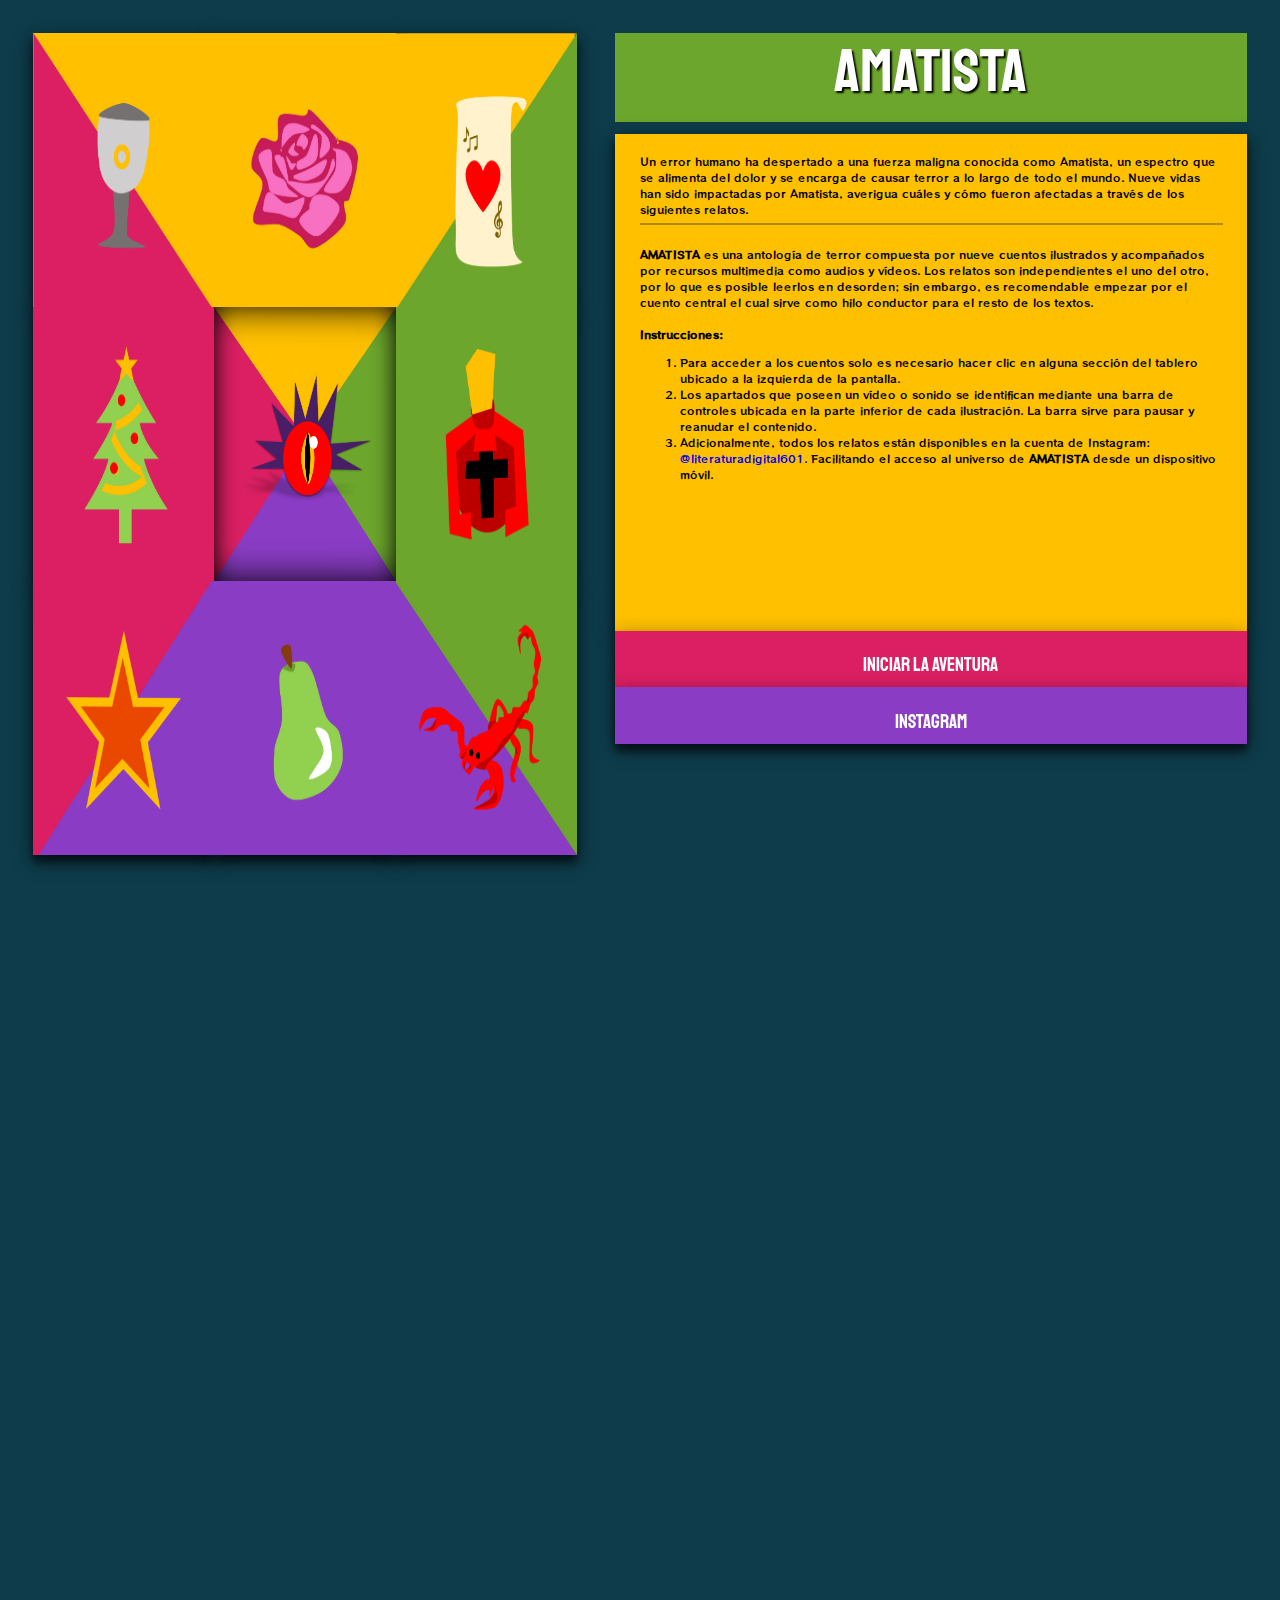
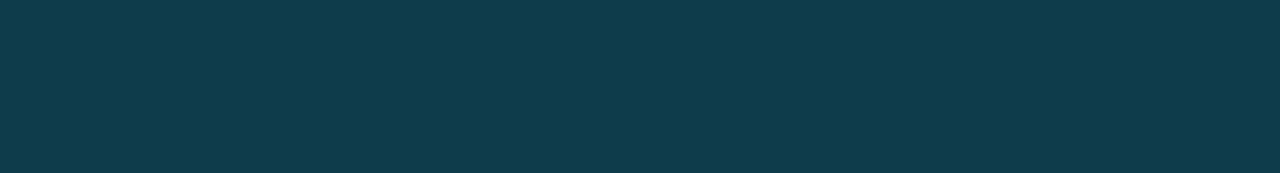
<file: Index.html>
<html>
	<header>
		<title>AMATISTA</title>
        <meta charset="UTF-8">
        <link rel="stylesheet" type="text/css" href="css.css" media="screen" />
        <link href="https://fonts.googleapis.com/css2?family=Denk+One&display=swap" rel="stylesheet">
        <link rel="preconnect" href="https://fonts.gstatic.com">
<link href="https://fonts.googleapis.com/css2?family=Staatliches&display=swap" rel="stylesheet">
<link rel="preconnect" href="https://fonts.gstatic.com">
<link href="https://fonts.googleapis.com/css2?family=RocknRoll+One&display=swap" rel="stylesheet">
        <STYLE>A {text-decoration: none;} </STYLE>
	</header>
	<body>


<div class="square053">

<div class="squaredentro">
    <div class="contenedor">
        <a href="botella.html" >
            <img src=botella3.png   width="100%" height="100%"/>
            <img class="top" src=botella.png   width="100%" height="100%">  </a>
            </a>
    </div>
</div>
<div class="squaredentro2">
    <div class="contenedor">
        <a href="cuento1.html" >
            <img src=rosa3.png   width="100%" height="100%"/>
            <img class="top" src=rosa.png   width="100%" height="100%">  </a>
            </a> 
    </div>
</div>
<div class="squaredentro">
    <div class="contenedor">
        <a href="musico.html" >
            <img src=musico3.png   width="100%" height="100%"/>
            <img class="top" src=musico.png   width="100%" height="100%">  </a>
            </a>
    </div>
</div>
<div class="squaredentro2">
    <div class="contenedor">
        <a href="pino.html" >
            <img src=pino3.png   width="100%" height="100%"/>
            <img class="top" src=pino.png   width="100%" height="100%">  </a>
            </a>
    </div>
</div>
<div class="squaredentro">
    <div class="contenedor">
        <a href="campana.html" >
            <img src=campana2.png   width="100%" height="100%"/>
            <img class="top" src=campana.png   width="100%" height="100%">  </a>
            </a>
    </div>
</div>
<div class="squaredentro2">
    <div class="contenedor">
        <a href="camaron.html" >
            <img src=camaron3.png   width="100%" height="100%"/>
            <img class="top" src=camaron.png   width="100%" height="100%">  </a>
            </a> 
    </div>
</div>
<div class="squaredentro">
    <div class="contenedor">
        <a href="estrella.html" >
            <img src=estrella3.png   width="100%" height="100%"/>
            <img class="top" src=estrella.png   width="100%" height="100%">  </a>
            </a>
    </div>
</div>
<div class="squaredentro2">
   <div class="contenedor">
    <a href="pera.html" >
        <img src=pera3.png   width="100%" height="100%"/>
        <img class="top" src=pera.png   width="100%" height="100%">  </a>
    </div>
</div>
<div class="squaredentro">
     <div class="contenedor">
    <a href="alacran.html" >
        <img src=alacran3.png   width="100%" height="100%"/>
        <img class="top" src=alacran.png   width="100%" height="100%">  </a>
        </a>
        
</div>
</div></div>
<div class="titulo">AMATISTA</div>
<div class="instrucciones">

    Un error humano ha despertado a una fuerza maligna conocida como Amatista, un espectro que se alimenta del dolor y se encarga de causar terror a lo largo de todo el mundo. Nueve vidas han sido impactadas por Amatista, averigua cuáles y cómo fueron afectadas a través de los siguientes relatos.

    <hr width=100% color="#B48900">
<br>
    <b>AMATISTA</b> es una antología de terror compuesta por nueve cuentos ilustrados y acompañados por recursos multimedia como audios y vídeos. Los relatos son independientes el uno del otro, por lo que es posible leerlos en desorden; sin embargo, es recomendable empezar por el cuento central el cual sirve como hilo conductor para el resto de los textos.

   <br> <br>  <b>Instrucciones: </b>
   <ol>
    <li>Para acceder a los cuentos solo es necesario hacer clic en alguna sección del tablero ubicado a la izquierda de la pantalla.
    </li>
    <li>Los apartados que poseen un vídeo o sonido se identifican mediante una barra de controles ubicada en la parte inferior de cada ilustración. La barra sirve para pausar y reanudar el contenido.
    </li>
    <li>Adicionalmente, todos los relatos están disponibles en la cuenta de Instagram: <a href="https://www.instagram.com/literaturadigital601/"target="_blank">@literaturadigital601.</a> Facilitando el acceso al universo de <b>AMATISTA</b> desde un dispositivo móvil.
    </li>
</ol>

</div> 
<a class="clic"  href="campana.html">INICIAR LA AVENTURA</a>
<a class="clic5"  href="https://www.instagram.com/literaturadigital601/"target="_blank">INSTAGRAM</a>



<div class="button1"></div>
</body>
</html>
</file>
<file: css.css>
body{
    background-color: rgb(14, 60, 75);
    

}
.square052{
    width: 100%;
    height: 15%;
    background-color: rgb(14, 60, 75);
    font-family: 'Spartan', sans-serif;
    color: white;
    font-size: 300%;
    text-align: center;
    padding-top: 5%;
    padding-right: 0%;
    padding-left: 0%;
    margin-left: 0%;
    font-family: 'Denk One', sans-serif;
    float: left;
    
}

.square053{
    width: 43%; 
    height: 93%;
    background-color: rgb(14, 60, 75);
    float: left;
    margin-top: 2%;
    margin-left: 2%;
    margin-bottom: 2%;
    margin-right: 0%;
}

.square053cuentos{
    width: 43%; 
    height: 93%;
    background-color: rgb(14, 60, 75);
    float: left;
    margin-top: 2%;
    margin-left: 6%;
    margin-bottom: 2%;
    margin-right: 0%;
}

.square054titulo{
    height: 10%;
    width: 44%;
    float: left;
    margin-left: 1%;
    margin-top: 2%;
    text-shadow: 2px 2px 2px rgb(0, 0, 0);
    background-color: #6CA62C;
    font-family: 'Staatliches', cursive;
    text-align: center;
    font-size: 380%;
    color:  rgb(255, 255, 255);
}


.square054{
    width: 44%; 
    height: 93%;
    margin-left: 3%;
    background-color: rgb(14, 60, 75);
    float: left;
    margin-top: 2%;
    margin-left: 1%;
    margin-bottom: 2%;
    overflow-y: scroll;
    box-shadow: 0 7px 8px 0 rgba(0, 0, 0, 0.561), 0 6px 20px 0 rgba(0, 0, 0, 0.486);
}

.squaredentroalt{
    width: 66.66%; 
    height: 66.66%;
    background-color: rgb(191, 103, 103) ;box-shadow: 0 7px 8px 0 rgba(0, 0, 0, 0.561), 0 6px 20px 0 rgba(0, 0, 0, 0.486);
    float: left;
    transition:all 0.5s;
    
}



.squaredentro{
    width: 33.33%; 
    height: 33.33%;
    background-color: rgb(191, 103, 103) ;box-shadow: 0 7px 8px 0 rgba(0, 0, 0, 0.561), 0 6px 20px 0 rgba(0, 0, 0, 0.486);
    float: left;
    transition:all 0.5s;
    
}

.squaredentro2{
    width: 33.33%; 
    height: 33.33%;
    background-color: rgb(248, 10, 10);;box-shadow: 0 7px 8px 0 rgba(0, 0, 0, 0.561), 0 6px 20px 0 rgba(0, 0, 0, 0.486);
    float: left;
    transition:all 0.5s;
    

}

.squaredentro:hover{
    width: 33.33%; 
    height: 33.33%;
    background-color: rgb(191, 103, 103) ;box-shadow: 0 7px 8px 0 rgba(0, 0, 0, 0.561), 0 6px 20px 0 rgba(0, 0, 0, 0.486);
    float: left;
    transition:all 0.5s;
    cursor: pointer;

}

.squaredentro2:hover{
    width: 33.33%; 
    height: 33.33%;
    background-color: rgb(248, 10, 10);;box-shadow: 0 7px 8px 0 rgba(0, 0, 0, 0.561), 0 6px 20px 0 rgba(0, 0, 0, 0.486);
    float: left;
    transition:all 0.5s;
      cursor: pointer;
}

.contenedor {
    position: relative;
    height: 100%;
    width: 100%;
    float: left;
    cursor: pointer;
  }

  .contenedor {
    position: relative;
    height: 100%;
    width: 100%;
    float: left;
    cursor: pointer;
  }
  
  .contenedor img {
    position: absolute;
    left: 0;
    transition: opacity 0.7s ease-in-out;
  }
  
  .contenedor img.top:hover {
    opacity: 0;
  }

  .contenedor2 {
    position: relative;
    height: 100%;
    width: 100%;
    float: left;
    cursor: pointer;
  }
  
  .contenedor2 img {
    position: absolute;
    left: 0;
    transition: opacity 0.7s ease-in-out;
  }
  
  .contenedor2 img.top:hover {
    opacity: 0;
  }

  .titulo{
    height: 10%;
    width: 50%;
    float: left;
    margin-left: 3%;
    margin-top: 2%;
    text-shadow: 2px 2px 2px rgb(0, 0, 0);
    background-color: #6CA62C;
    font-family: 'Staatliches', cursive;
    text-align: center;
    font-size: 380%;
    color:  rgb(255, 255, 255);
    
  }

  .instrucciones{
    height: 54%;
    width: 46%;
    float: left;
    margin-left: 3%;
    font-family: 'RocknRoll One', sans-serif;
    font-size: 70%;
    color: black;
    padding-left: 2%;
    padding-right: 2%;
    padding-top: 1.5%;
    margin-top: 1%;
    background-color: #FFC000;
    box-shadow: 0 7px 8px 0 rgba(0, 0, 0, 0.561), 0 6px 20px 0 rgba(0, 0, 0, 0.486);
    overflow-y: scroll;
  }

  .button1{
    height: 100%;
    width: 100%;
    align-content:  center;
    font-family: 'Denk One', sans-serif;
    color: white;
    background-color: rgb(14, 60, 75);
    border-color: transparent;
    font-size: 180%;
    transition:all 0.5s;
    margin: 0%;
  
}

.button10{
    height: 100%;
    width: 100%;
    align-content:  center;
    font-family: 'Denk One', sans-serif;
    color: white;
    background-color: rgb(14, 60, 75);
    border-color: transparent;
    font-size: 180%;
    transition:all 0.5s;
    margin: 0%;
  
}



.clic{
    height: 5%;
    width: 50%;
    background-color: #DB1F62;
    font-family: 'Staatliches', cursive;
    text-align: center;
    font-size: 120%;
    color: rgb(255, 255, 255);box-shadow: 0 7px 8px 0 rgba(0, 0, 0, 0.561), 0 6px 20px 0 rgba(0, 0, 0, 0.486);
    padding-right: 0%;
    padding-top: 1%;
    float: left;
    margin-left: 3%;
    align-content: center;
    transition:all 0.5s;
}

.clic:hover{
    height: 5%;
    width: 50%;
    background-color: #ffffff ;
    font-family: 'Staatliches', cursive;
    color: rgb(0, 0, 0);
    float: left;
    text-align: center;
    padding-right: 0%;
    padding-top: 1%;
    margin-left: 3%;
    transition:all 0.5s;
    cursor: pointer;
}


.clic5{
    height: 5%;
    width: 50%;
    background-color: #8A3CC4;
    font-family: 'Staatliches', cursive;
    text-align: center;
    font-size: 120%;
    color: rgb(255, 255, 255);box-shadow: 0 7px 8px 0 rgba(0, 0, 0, 0.561), 0 6px 20px 0 rgba(0, 0, 0, 0.486);
    padding-right: 0%;
    padding-top: 1%;
    float: left;
    margin-left: 3%;
    align-content: center;
    transition:all 0.5s;
}

.clic5:hover{
    height: 5%;
    width: 50%;
    background-color: #ffffff ;
    font-family: 'Staatliches', cursive;
    color: rgb(0, 0, 0);
    float: left;
    text-align: center;
    padding-right: 0%;
    padding-top: 1%;
    margin-left: 3%;
    transition:all 0.5s;
    cursor: pointer;
}


.clic2{
    height: 5%;
    width: 88%;
    background-color: #6CA62C;
    text-shadow: 2px 2px 2px rgb(0, 0, 0);
    font-family: 'Staatliches', cursive;
    font-size: 170%;
    color: rgb(255, 255, 255);box-shadow: 0 7px 8px 0 rgba(0, 0, 0, 0.561), 0 6px 20px 0 rgba(0, 0, 0, 0.486);
   text-align: center;
    padding-right: 0%;
    padding-top: 1%;
    float: left;
    margin-left: 6%;
    margin-top: 3%;
    align-content: center;
    transition:all 0.5s;
}

.clic2:hover{
    height: 5%;
    width: 88%;
    background-color: #FFC000;
    text-shadow: 2px 2px 2px rgb(0, 0, 0);
    font-family: 'Staatliches', cursive;
    font-size: 170%;
    color: #ffffff;
    float: left;
    padding-right: 0%;
    padding-top: 1%;
    margin-left: 06%;
    transition:all 0.5s;
    cursor: pointer;
}

.clic14{
    height: 5%;
    width: 50%;
    margin-top: 1%;
    background-color: #DB1F62;
    font-family: 'Staatliches', cursive;
    text-align: center;
    font-size: 120%;
    color: rgb(255, 255, 255);box-shadow: 0 7px 8px 0 rgba(0, 0, 0, 0.561), 0 6px 20px 0 rgba(0, 0, 0, 0.486);
    float: left;
    align-content: center;
    transition:all 0.5s;
    padding-top: 1%;
}

.clic14:hover{
    height: 5%;
    width: 50%;
    margin-top: 1%;
    background-color: #ffffff ;
    font-family: 'Staatliches', cursive;
    color: rgb(0, 0, 0);
    float: left;
    text-align: center;
    transition:all 0.5s;
    cursor: pointer;
    padding-top: 1%;
}

.clic15{
    height: 5%;
    width: 50%;
    margin-top: 1%;
    background-color: #8A3CC4;
    font-family: 'Staatliches', cursive;
    text-align: center;
    font-size: 120%;
    color: rgb(255, 255, 255);box-shadow: 0 7px 8px 0 rgba(0, 0, 0, 0.561), 0 6px 20px 0 rgba(0, 0, 0, 0.486);
    float: left;
    align-content: center;
    transition:all 0.5s;
    padding-top: 1%;
}

.clic15:hover{
    height: 5%;
    width: 50%;
    margin-top: 1%;
    background-color: #ffffff ;
    font-family: 'Staatliches', cursive;
    color: rgb(0, 0, 0);
    float: left;
    text-align: center;
    transition:all 0.5s;
    cursor: pointer;
    padding-top: 1%;
}
</file>
